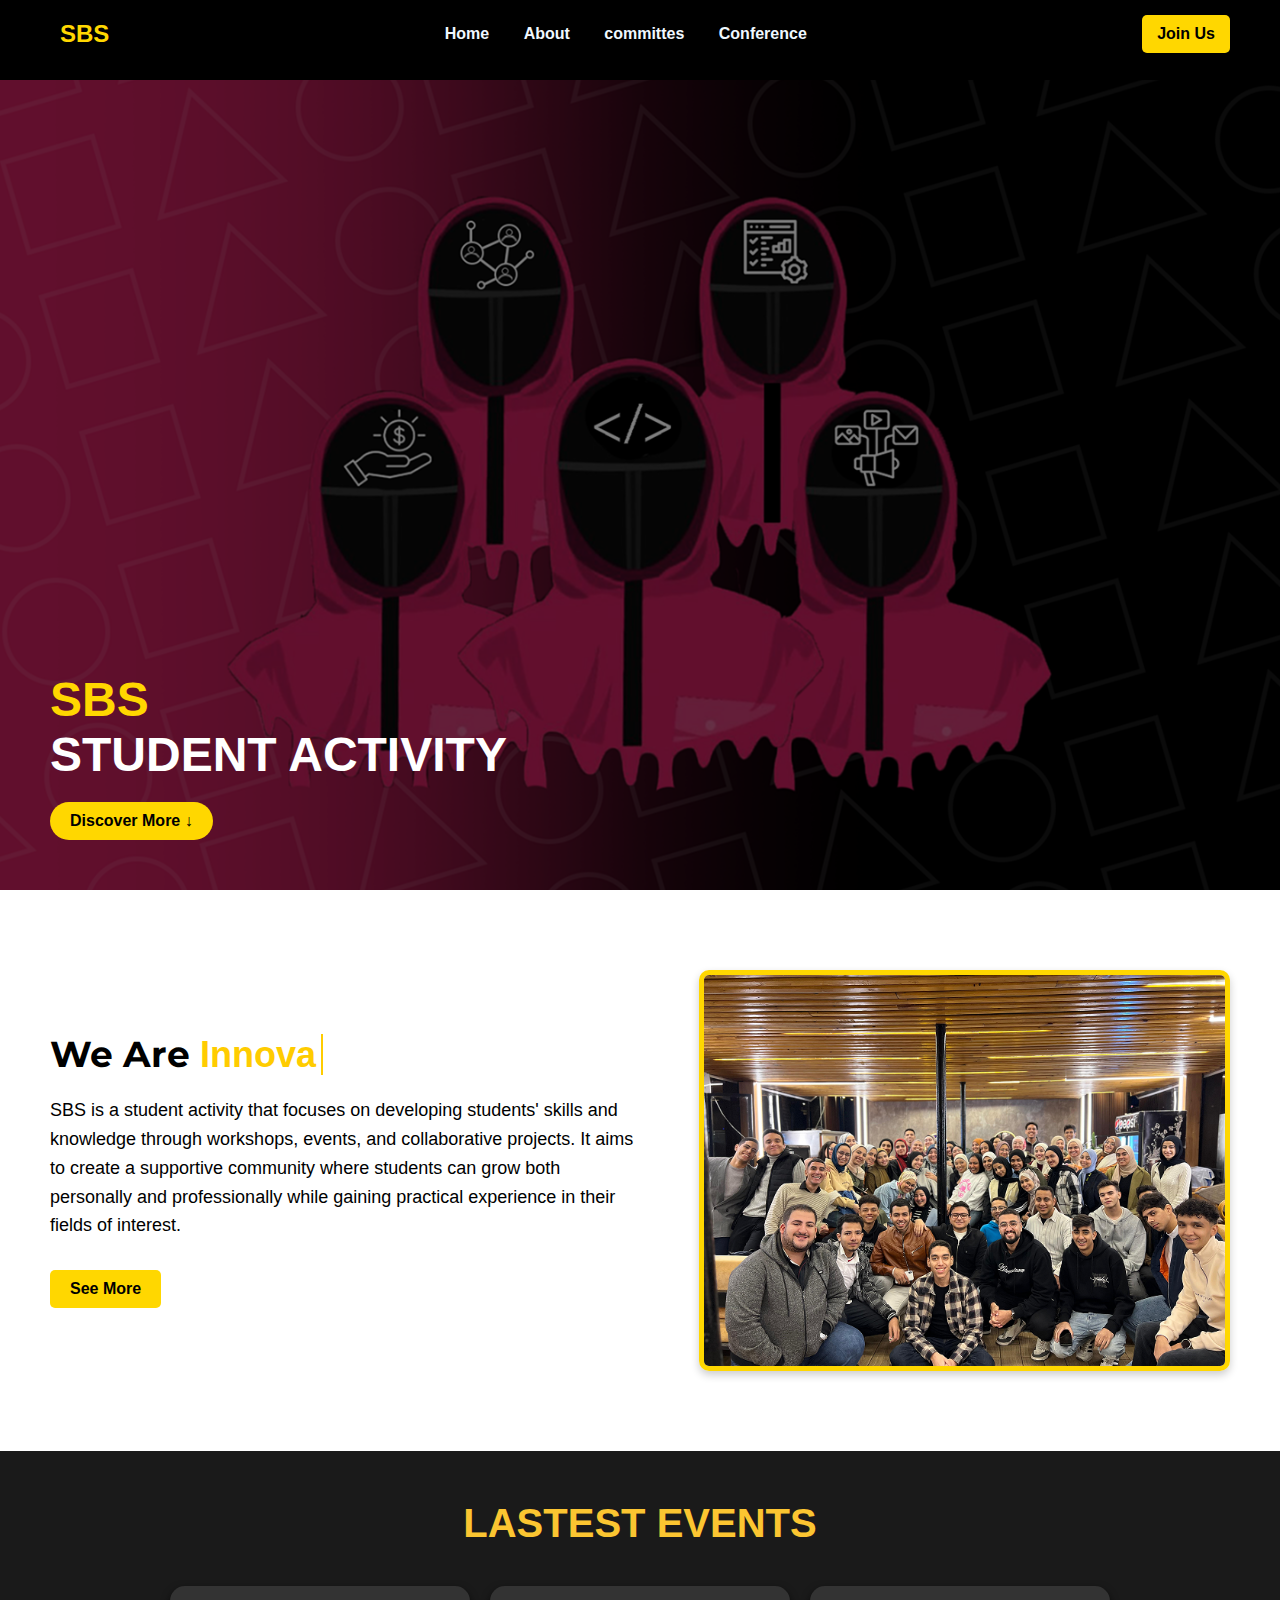
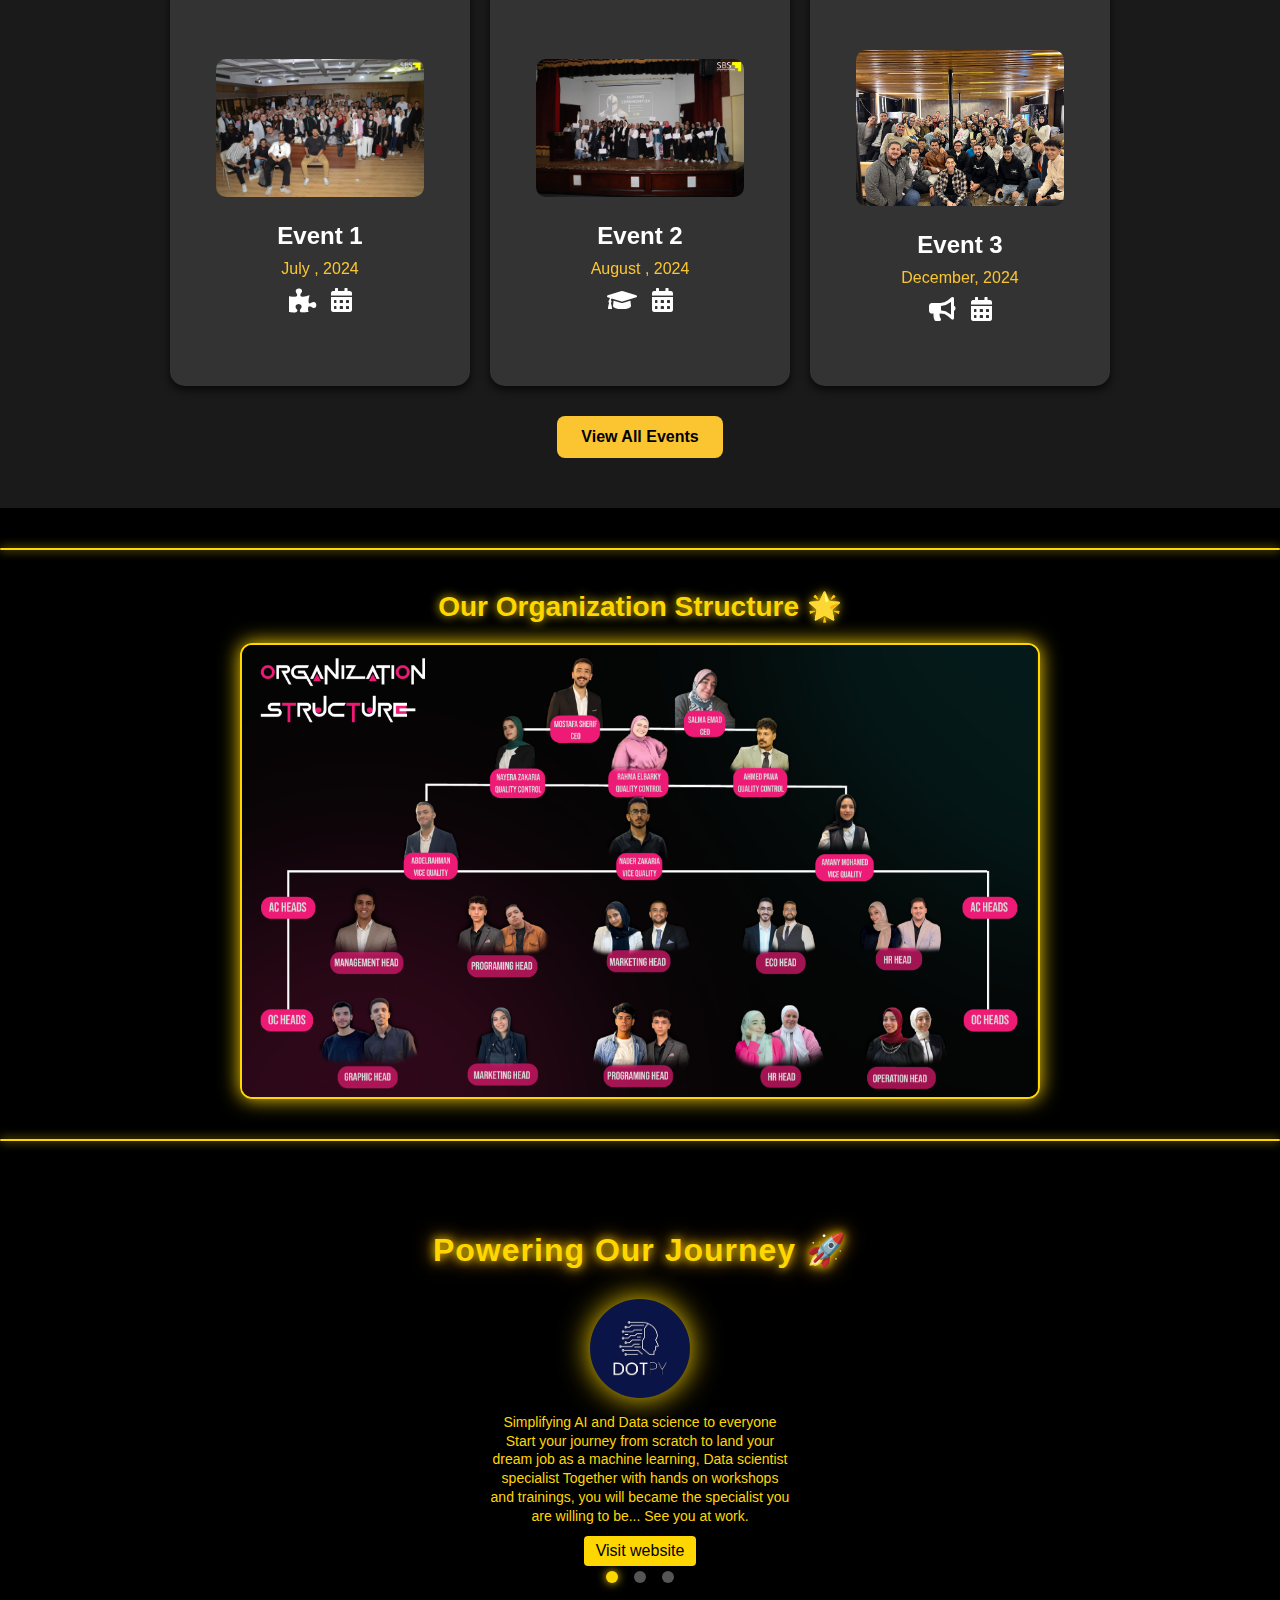
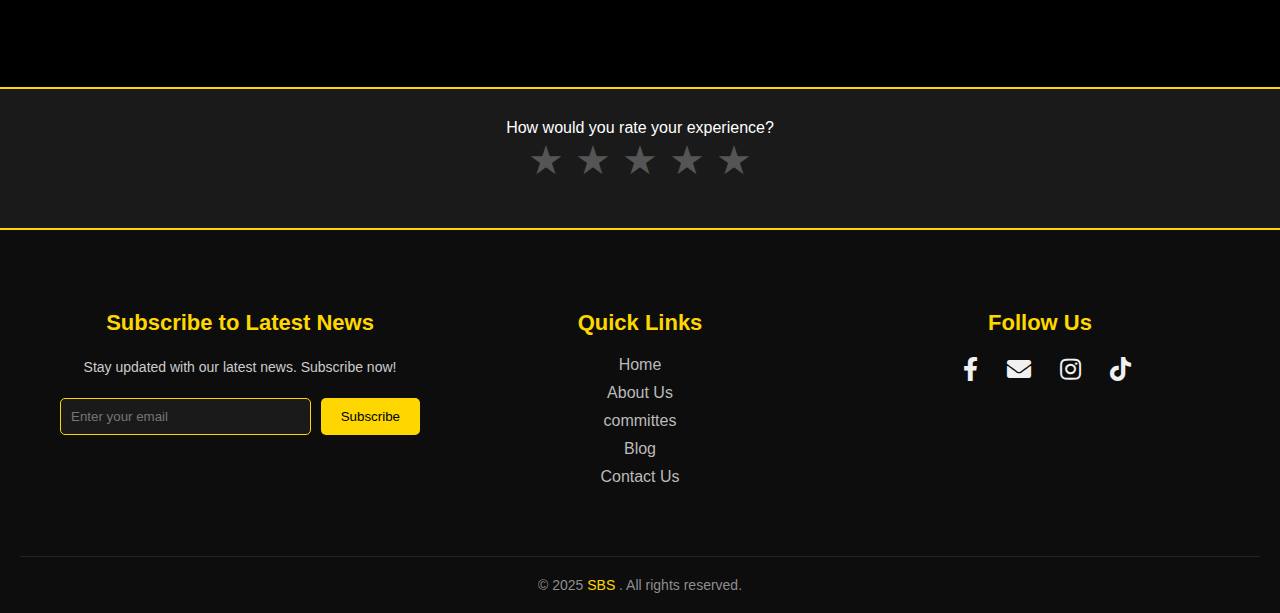
<file: index.html>
<!DOCTYPE html>
<html lang="en">
<head>
    <meta charset="UTF-8">
    <meta name="viewport" content="width=device-width, initial-scale=1.0">
    <title>  SBS-STUDENT ACTIVITY</title>
    <link rel="stylesheet" href="/style.css">
    <link href="https://cdnjs.cloudflare.com/ajax/libs/font-awesome/5.15.4/css/all.min.css" rel="stylesheet">
    <link rel="icon" href="/website/‏‏logo.jpg" type="image/png">
</head>
<body>
  <header>
    <div class="logo">
        <div class="logo-box"></div>
        <span>SBS</span>
        </div>
    </div>
    <nav>
        <a href="#">Home</a>
        <a href="#about">About</a>
        <a href="./committes.html">committes</a>
        <a href="https://www.facebook.com/share/p/17fvY6dNtj/">Conference</a>
        
    </nav>
    <a href="./Registeration.html" class="join-btn">Join Us</a>
  </header>
  <section class="hero">
    <div class="overlay"></div>
    <div class="content">
        <h1><span>SBS</span><br> STUDENT ACTIVITY</h1>   
        <a href="#about" class="hero-btn">Discover More ↓</a>  
    </div>
  </section>


<section class="about" id="about">
    <div class="about-content">
        <h1>We Are <span id="changing-word"></span></h1>
        <p >SBS is a student activity that focuses on developing students' 
            skills and knowledge through workshops, events, and collaborative projects.
             It aims to create a supportive community where students can grow both  personally and professionally
          while gaining practical experience in their fields of interest.</p>
         <a href="./committes.html" class="see-more-btn">See More</a>
        </div>
        <div class="about-img">
            <img src="./website/welcome.png" alt="SBS Team">
        </div>
</section>
  

<section class="events" id="event">
    <h2>LASTEST EVENTS</h2>
    <div class="events-container">
        <div class="event-card">
            <div class="card-inner">
                <div class="card-front">
                    <img src="./website/conferance.jpg" alt="Event 1">
                    <h3>Event 1</h3>
                    <p class="event-date">July , 2024</p>
                    <div class="event-icons">
                        <i class="fa fa-puzzle-piece" aria-hidden="true"></i>
                        <i class="fas fa-calendar-alt" title="Date"></i>
                    </div>
                </div>
                <div class="card-back">
                    <h4>conference2024</h4>
                    <p>This is how our first round of the war went</p>
                    <a href="https://www.facebook.com/share/p/17fvY6dNtj/" class="info-btn">More Info</a>
                    
                </div>
            </div>
        </div>



        <div class="event-card">
            <div class="card-inner">
                <div class="card-front">
                    <img src="./website/grad.jpg" alt="Event 2">
                    <h3>Event 2</h3>
                    <p class="event-date">August , 2024</p>
                    <div class="event-icons">
                        <i class="fa fa-graduation-cap" aria-hidden="true"></i>
                        <i class="fas fa-calendar-alt" title="Date"></i>
                    </div>
                </div>
                <div class="card-back">
                    <h4>CLOSING CEREMONY-2024</h4>
                    <p>Great is the art of beginning, but greater is the art of ending</p>
                    <a href="https://www.facebook.com/share/p/1EUMeEcw9h/" class="info-btn">More Info</a>
                </div>
            </div>
        </div>

        <div class="event-card">
            <div class="card-inner">
                <div class="card-front">
                    <img src="./website/welcome.png " alt="Event 3">
                    <h3>Event 3</h3>
                    <p class="event-date">December, 2024</p>
                    <div class="event-icons">
                        <i class="fas fa-bullhorn" title="Marketing"></i>
                        <i class="fas fa-calendar-alt" title="Date"></i>
                    </div>
                </div>
                <div class="card-back">
                    <h4>Welcome Party</h4>
                    <p>A day to remember with incredible people and unforgettable moments💛✨</p>
                    <a href="https://www.facebook.com/share/p/15VYkWg9UP/" class="info-btn">More Info</a>
                </div>
            </div>
        </div>
    </div>
    <a href="https://www.facebook.com/share/1Auhw8UNh6/" class="view-all-btn">View All Events</a>
</section>

<div class="section-separator"></div>


<section class="tree">
    <h2 class="tree-title">Our Organization Structure 🌟</h2>
    <img src="./website/structure.png" alt="struct" class="tree-img">
</section>

<div class="section-separator"></div>

<section class="sponsers-spotlight" id="sponsers">
    <h2 class="sponsors-title">Powering Our Journey 🚀</h2>
    <div class="spotlight-container">
        <div class="sponsers-card active">
            <img src="website/dotpv.png" alt="dotpy logo">
            <p>Simplifying AI and Data science to everyone Start your journey from scratch to land your dream job as a machine learning, Data scientist specialist Together with hands on workshops and trainings, you will became the specialist you are willing to be... See you at work.</p>
            <a href="https://dotpy.com" target="_blank"> Visit website</a>
        </div>
        

        <div class="sponsers-card">
            <img src="website/youth scope.png" alt="youth2scope">
            <p>A non-Profit Organization Working to Support Student Activity in Egypt.</p>
            <a href="https://youth2scope.blogspot.com/" target="_blank">Visit Website</a>
        </div>


        <div class="sponsers-card">
            <img src="website/asme.png" alt="asme logo">
            <p>promotes the art, science and practice of multidisciplinary engineering and allied sciences around the globe.</p>
            <a href="https://www.asme.org/" target="_blank">Visit Website</a>
        </div>
    </div>

    <div class="dots">
        <span class="dot active" data-index ="0"></span>
        <span class="dot" data-index="1"></span>
        <span class="dot" data-index="2"></span>
    </div>
</section>


<section class="Star Rating">
  <div class="rating-section">
    <p>How would you rate your experience?</p>
    <div class="stars">
        <span class="star" data-value="1"> &#9733;</span>
        <span class="star" data-value="2">&#9733;</span>
        <span class="star" data-value="3">&#9733;</span>
        <span class="star" data-value="4">&#9733;</span>
        <span class="star" data-value="5">&#9733;</span>
    </div>
    <p id="rating-msg"></p>
  </div>
</section>

<footer class="footer">
    <div class="footer-content">
      
      <div class="footer-section">
        <h3>Subscribe to Latest News</h3>
        <p>Stay updated with our latest news. Subscribe now!</p>
        <form class="subscribe-form">
          <input type="email" placeholder="Enter your email" required>
          <button type="submit">Subscribe</button>
        </form>
      </div>
      <div class="footer-section">
        <h3>Quick Links</h3>
        <ul>
          <li><a href="./SBS_WEB.html">Home</a></li>
          <li><a href="#about">About Us</a></li>
          <li><a href="./committes.html">committes</a></li>
          <li><a href="https://www.facebook.com/share/1Auhw8UNh6/">Blog</a></li>
          <li><a href="mailto:sbsstudentactivity@gmail.com">Contact Us</a></li>
        </ul>
      </div>

      
      <div class="footer-section">
        <h3>Follow Us</h3>
        <div class="social-icons">
          <a href="https://www.facebook.com/share/1Auhw8UNh6/" class="icon"><i class="fab fa-facebook-f"></i></a>
          <a href="mailto:sbsstudentactivity@gmail.com" class="icon"><i class="fa fa-envelope" aria-hidden="true"></i></a>
          <a href="https://www.instagram.com/sbs_student_activity?igsh=dGxvZjhtaGM0bTdh" class="icon"><i class="fab fa-instagram"></i></a>
          <a href="https://www.tiktok.com/@sbs.student.activity?_t=ZS-8tGIWzlzCxk&_r=1" class="icon"><i class="fab fa-tiktok"></i></a>
        </div>
    </div>
</div>


<div class="footer-bottom">
  <p>&copy; 2025 <a href="#"> SBS </a>. All rights reserved.</p>
</div>
</footer>

 <script src="/main.js"></script>
</body>
</html>
</file>
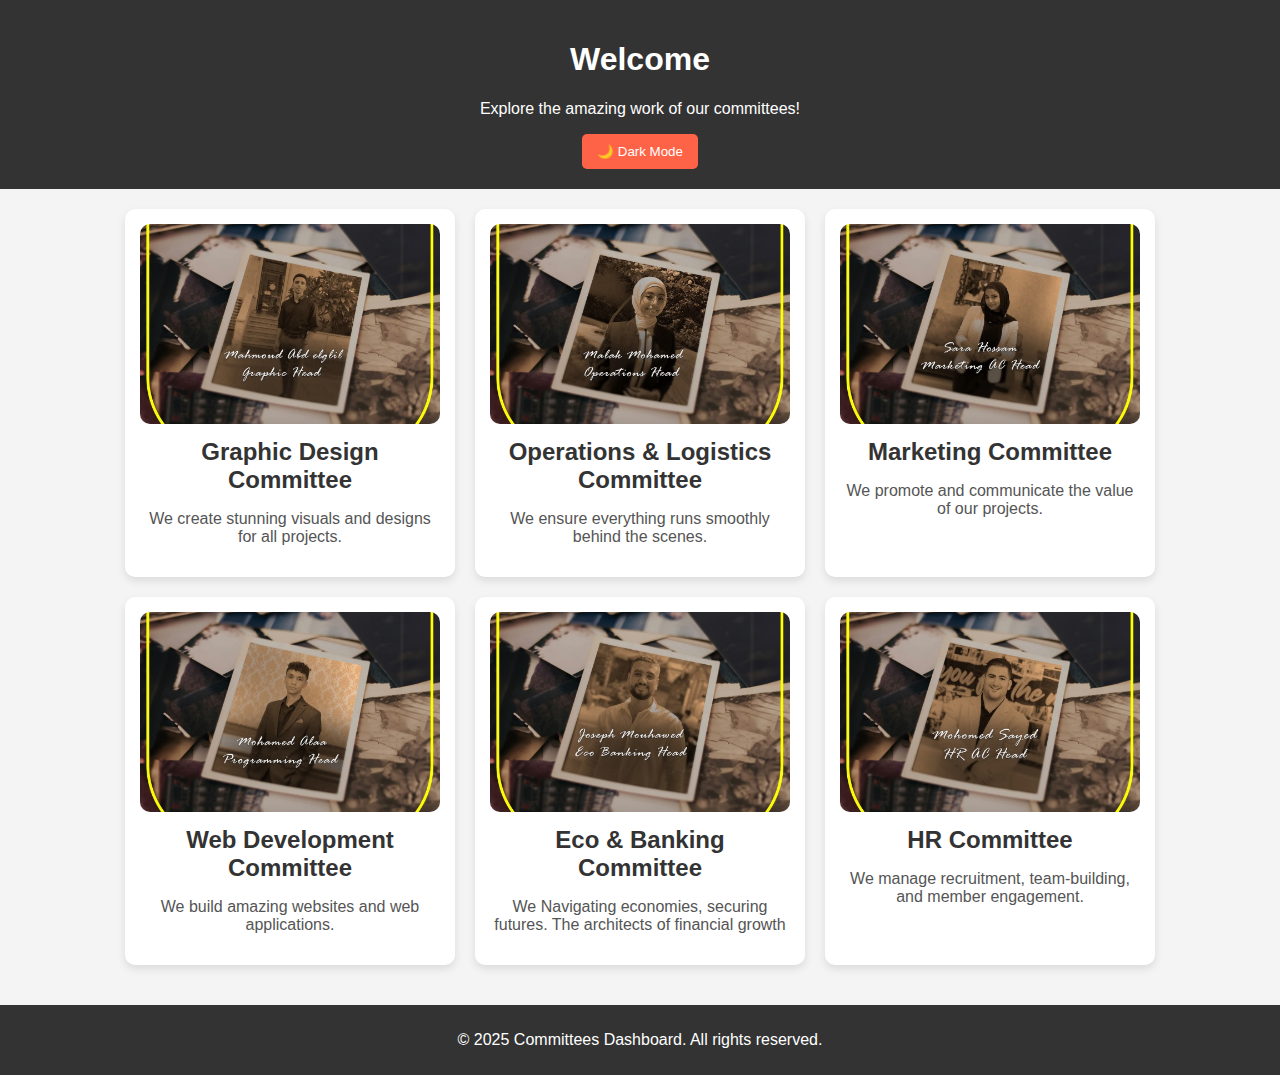
<file: committes.html>
<!DOCTYPE html>
<html lang="en">
<head>
  <meta charset="UTF-8">
  <meta name="viewport" content="width=device-width, initial-scale=1.0">
  <title>Committees Dashboard</title>
  <link rel="stylesheet" href="committes.css">
  <link rel="icon" href="/website/‏‏logo.jpg" type="image/png">
</head>

<body>

  
  <header>
    <h1 id="typing-text"></h1>
    <p>Explore the amazing work of our committees!</p>
    <button id="mode-switcher">🌙 Dark Mode</button>
  </header>

  
  <main>
    
    <div class="card" data-icon="🖌️">
      <img src="website/graphic.jpg" alt="Graphic Design">
      <h2>Graphic Design Committee</h2>
      <p>We create stunning visuals and designs for all projects.</p>
    </div>

    
    <div class="card" data-icon="⚙️">
      <img src="website/operation.jpg" alt="Operations & Logistics">
      <h2>Operations & Logistics Committee</h2>
      <p>We ensure everything runs smoothly behind the scenes.</p>
    </div>

    
    <div class="card" data-icon="📈">
      <img src="website/marketing.jpg" alt="Marketing">
      <h2>Marketing Committee</h2>
      <p>We promote and communicate the value of our projects.</p>
    </div>

    
    <div class="card" data-icon="💻">
      <img src="website/prog.jpg" alt="Web Development">
      <h2>Web Development Committee</h2>
      <p>We build amazing websites and web applications.</p>
    </div>

    
    <div class="card" data-icon="💸">
      <img src="website/eco.jpg" alt="Eco & Banking">
      <h2>Eco & Banking Committee</h2>
      <p>We Navigating economies, securing futures. The architects of financial growth</p>
    </div>

    
    <div class="card" data-icon="🤝">
      <img src="website/HR.jpg" alt="HR">
      <h2>HR Committee</h2>
      <p>We manage recruitment, team-building, and member engagement.</p>
    </div>
  </main>

  
  <footer>
    <p>&copy; 2025 Committees Dashboard. All rights reserved.</p>
  </footer>
  <script src="committes.js"></script>

</body>
</html>
</file>
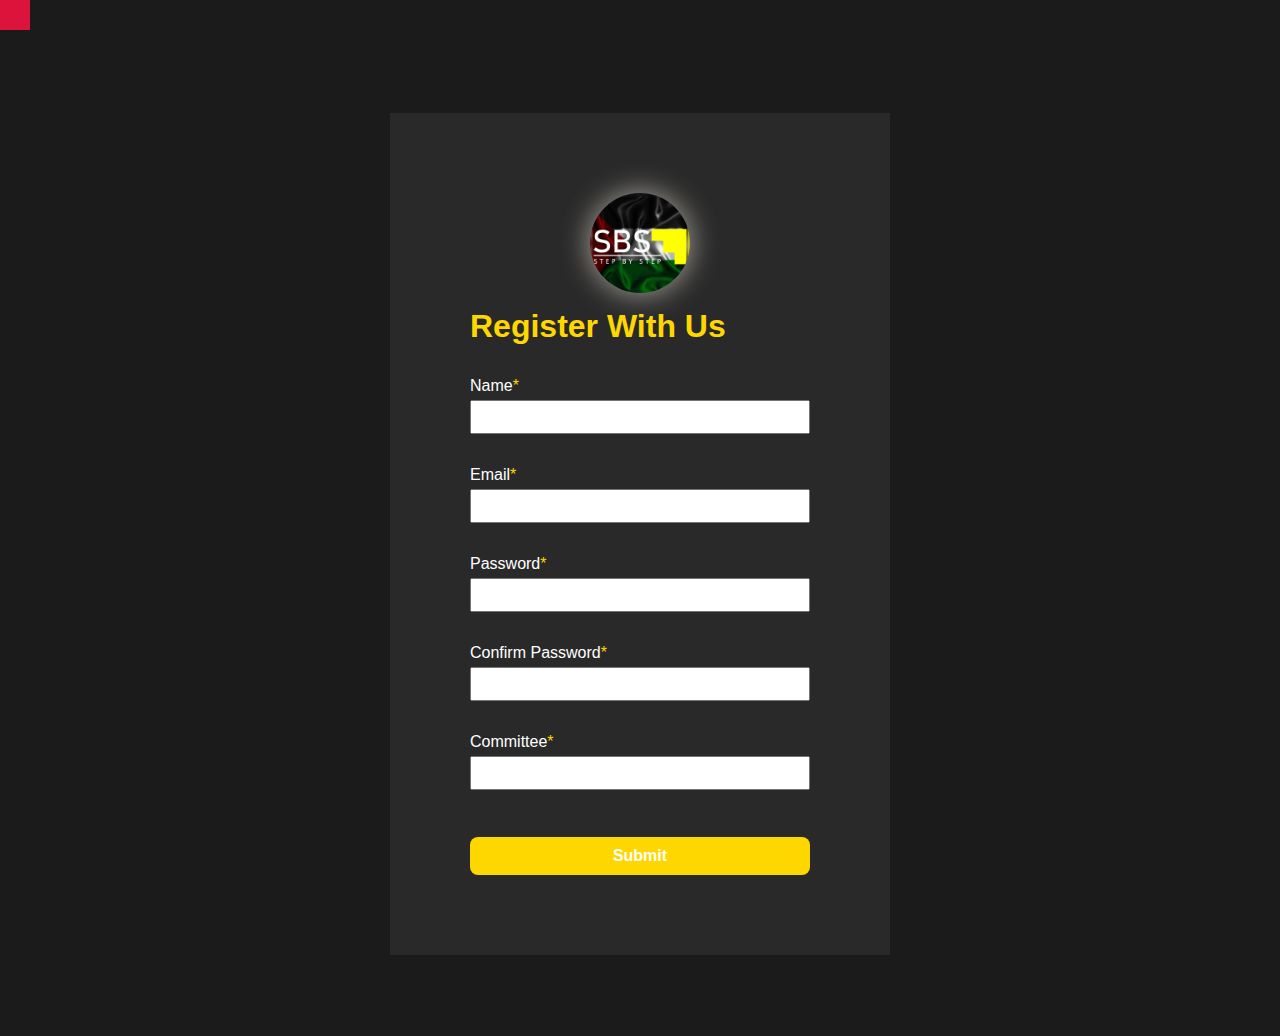
<file: Registeration.html>
<html lang="en">
  <head>
    <meta charset="UTF-8" />
    <meta http-equiv="X-UA-Compatible" content="IE=edge" />
    <meta name="viewport" content="width=device-width, initial-scale=1.0" />
    <link rel="icon" href="/website/‏‏logo.jpg" type="image/png">
    <title>Registion Form</title>
    <link
      rel="stylesheet"
      href="https://cdnjs.cloudflare.com/ajax/libs/font-awesome/6.1.1/css/all.min.css"
      integrity="sha512-KfkfwYDsLkIlwQp6LFnl8zNdLGxu9YAA1QvwINks4PhcElQSvqcyVLLD9aMhXd13uQjoXtEKNosOWaZqXgel0g=="
      crossorigin="anonymous"
      referrerpolicy="no-referrer"
    />
    <link rel="stylesheet" href="./Registration.css" />
  </head>
  <body>
    <div class="sidebar" id="sidebar">
      <ul>
        <li><a href="./index.html">Home</a></li>
        <li><a href="./SBS_WEB.html#about">About</a></li>
        <li><a href="./SBS_WEB.html#sponsers">sponsers</a></li>
        <li><a href="./SBS_WEB.html#event">Achievments</a></li>
        <li><a href="mailto:sbsstudentactivity@gmail.com">Contact Us</a></li>
      </ul>

      <button class="menu" id="menu">
        <i class="fas fa-times"></i>
        <i class="fas fa-bars"></i>
      </button>
    </div>

    <div class="content" id="content">
      <div class="container">
        <img src="./website/‏‏logo.jpg" alt="logo">
        <h1>Register With Us</h1>
        <form>
          <label>Name<span class="special">*</span></label>
          <input type="text" />
          <label>Email<span class="special">*</span></label>
          <input type="email" />
          <label>Password<span class="special">*</span></label>
          <input type="password" />
          <label>Confirm Password<span class="special">*</span></label>
          <input type="password" />
          <label>Committee<span class="special">*</span></label>
          <input type="text" />
          <button type="submit" class="submit-btn">Submit</button>
        </form>
      </div>
    </div>

    <script src="./Registration.js"></script>
  </body>
</html>
</file>
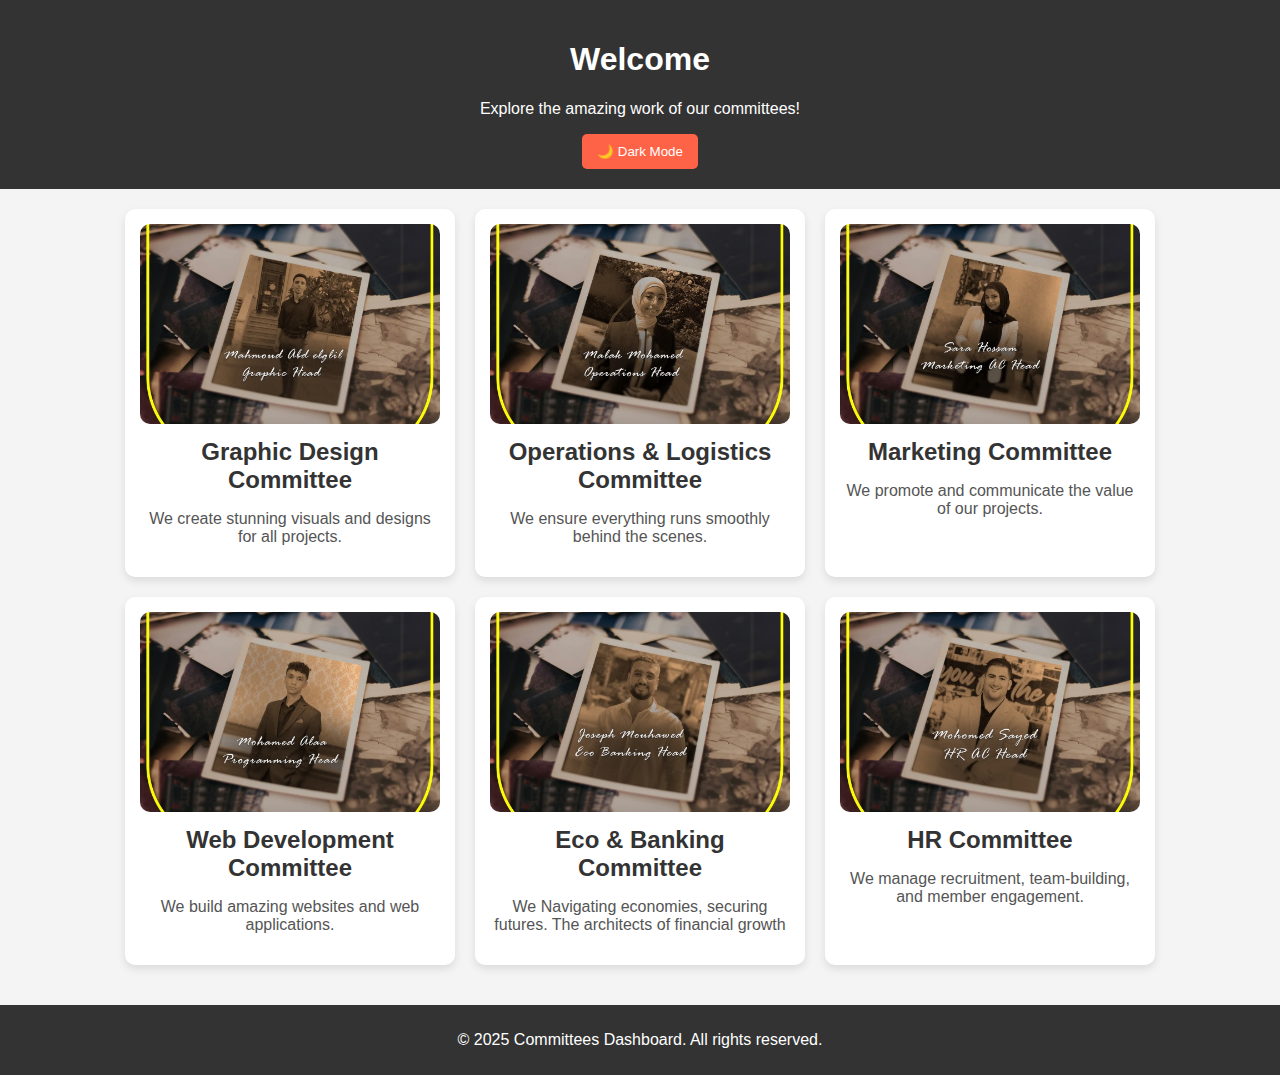
<file: SBS_WEB/committes.html>
<!DOCTYPE html>
<html lang="en">
<head>
  <meta charset="UTF-8">
  <meta name="viewport" content="width=device-width, initial-scale=1.0">
  <title>Committees Dashboard</title>
  <link rel="stylesheet" href="./committes.css">
  <link rel="icon" href="/website/‏‏logo.jpg" type="image/png">
</head>

<body>

  
  <header>
    <h1 id="typing-text"></h1>
    <p>Explore the amazing work of our committees!</p>
    <button id="mode-switcher">🌙 Dark Mode</button>
  </header>

  
  <main>
    
    <div class="card" data-icon="🖌️">
      <img src="/website/graphic.jpg" alt="Graphic Design">
      <h2>Graphic Design Committee</h2>
      <p>We create stunning visuals and designs for all projects.</p>
    </div>

    
    <div class="card" data-icon="⚙️">
      <img src="/website/operation.jpg" alt="Operations & Logistics">
      <h2>Operations & Logistics Committee</h2>
      <p>We ensure everything runs smoothly behind the scenes.</p>
    </div>

    
    <div class="card" data-icon="📈">
      <img src="/website/marketing.jpg" alt="Marketing">
      <h2>Marketing Committee</h2>
      <p>We promote and communicate the value of our projects.</p>
    </div>

    
    <div class="card" data-icon="💻">
      <img src="/website/prog.jpg" alt="Web Development">
      <h2>Web Development Committee</h2>
      <p>We build amazing websites and web applications.</p>
    </div>

    
    <div class="card" data-icon="💸">
      <img src="/website/eco.jpg" alt="Eco & Banking">
      <h2>Eco & Banking Committee</h2>
      <p>We Navigating economies, securing futures. The architects of financial growth</p>
    </div>

    
    <div class="card" data-icon="🤝">
      <img src="/website/HR.jpg" alt="HR">
      <h2>HR Committee</h2>
      <p>We manage recruitment, team-building, and member engagement.</p>
    </div>
  </main>

  
  <footer>
    <p>&copy; 2025 Committees Dashboard. All rights reserved.</p>
  </footer>
  <script src="./committes.js"></script>

</body>
</html>
</file>
<file: style.css>
@import url('https://fonts.googleapis.com/css2?family=Montserrat:wght@400;700&family=Orbitron:wght@500&family=Roboto:wght@300;400&display=swap');


* {
    margin: 0;
    padding: 0;
    box-sizing: border-box;
    font-family: 'Poppins', sans-serif;
}
body {
    background-color: black;
    color: white;
    padding-top: 80px;
}
header {
    position: fixed;
    top: 0;
    left: 0;
    width: 100%;
    background-color: black;
    display: flex;
    justify-content: space-between;
    align-items: center;
    padding: 15px 50px;
    z-index: 999;
}

.logo {
    font-size: 24px;
    font-weight: bold;
    color: #ffd700;  
    display: flex;
    align-items: center;
    gap: 10px; 
}


nav a {
    color:aliceblue;
    text-decoration: none;
    margin: 0 15px;
    font-weight: 600;

}

nav a:hover {
    color: #FFD700;
}

.join-btn {
    background-color: #ffd700;
    color: black;
    padding: 10px 15px;
    text-decoration: none;
    font-weight: 600;
    border-radius: 5px;
    transition: background-color 0.3s ease;
}

.join-btn:hover {
    background-color: #ffcc00;
    cursor: pointer;
}

.hero {
    position: relative;
    height: 90vh;
    background: url(./website/banner.png) no-repeat center center/cover;
    display: flex;
    align-items: flex-end;
    padding: 0 50px 50px;
    color: white;
    overflow: hidden;
}
.overlay {
    position: absolute;
    top: 0; 
    left: 0;
    width: 100%;
    height: 100%;
    background: rgba(0, 0, 0 ,0.5);
    z-index: 1;
}
.content {
    position: relative;
    z-index: 2;
    text-align: left;
}
.hero h1 {
    font-size: 48px;
    font-weight: 600;
    text-align: left;

}

.hero h1 span {
    color: #ffd700;
}
.hero-btn{
    display: inline-block;
    margin-top: 20px;
    padding: 10px 20px;
    background: #ffd700;
    color: #000;
    border-radius: 30px;
    text-decoration: none;
    font-weight: bold;
    box-shadow: 0 0 10px ease;
    transition: all 0.3s ease;
}
.hero-btn:hover {
    background: #fff;
    box-shadow:  0 0 20px #ffd700;
}
/*About section*/
.about{
    justify-content: space-between;
    display: flex;
    padding: 80px 50px;
    color: black;
    background-color:white;
    align-items: center;
}
.about-content{
    width: 50%;
}
.about-content h1{
    font-family: 'Montserrat' ,sans-serif;
    margin-bottom: 20px;
    font-weight: bolder;
    font-size: 36px;
}
.about-content p{
    font-family: 'roboro' ,sans-serif;
    line-height: 1.6;
    margin-bottom: 30px;
    font-size: 18px;
}

#changing-word {
  color: #ffcc00; 
  border-right: 2px solid #ffcc00;
  padding-right:5px;
  white-space: nowrap;
  overflow: hidden;
}
.see-more-btn{
    display: inline-block;
    color: black;
    background-color: #ffd700;
    padding: 10px 20px;
    border-radius: 5px;
    font-weight: bold;
    transition: background-color 0.3s ease;
    text-decoration: none;
}
.see-more-btn:hover{
    color: beige;
}
.about-img{
    width: 45%;
    border: 5px solid #ffd700;
    border-radius: 10px;
    overflow: hidden;
    box-shadow: 0 4px 8px rgba(0, 0, 0, 0.2);
}
.about-img img {
    width: 100%;
    display: block;
}

/*Events section*/

.events {
    text-align: center;
    padding: 50px 20px;
    background: #1a1a1a;
    color: #fff;
}
.events h2 {
    font-size: 2.5em;
    color: #fbc531;
    margin-bottom: 40px;
}
.events-container {
    display: flex;
    justify-content: center;
    gap: 20px;
}
.event-card {
    width: 300px;
    height: 400px;
    perspective: 1000px;
}
.card-inner {
    width: 100%;
    height: 100%;
    position: relative;
    transform-style: preserve-3d;
    transition: transform 0.6s;
}
.event-card:hover .card-inner {
    transform: rotateY(180deg);
}
.card-front, .card-back {
    width: 100%;
    height: 100%;
    position: absolute;
    backface-visibility: hidden;
    border-radius: 15px;
    overflow: hidden;
    box-shadow: 0 4px 8px rgba(0, 0, 0, 0.7);
}
.card-front {
    background: #333;
    display: flex;
    flex-direction: column;
    justify-content: center;
    align-items: center;
    padding: 20px;
}
.card-front img {
    width: 80%;
    height: auto;
    border-radius: 10px;
    margin-bottom: 15px;
}
.card-front h3 {
    font-size: 1.5em;
    margin: 10px 0;
}
.event-date {
    font-size: 1em;
    color: #fbc531;
}
.event-icons {
    display: flex;
    gap: 15px;
    margin-top: 10px;
}
.event-icons i {
    font-size: 1.5em;
    cursor: pointer;
}
.card-back {
    background: #555;
    transform: rotateY(180deg);
    display: flex;
    flex-direction: column;
    justify-content: center;
    align-items: center;
    padding: 20px;
}
.card-back h4 {
    font-size: 1.8em;
    margin-bottom: 10px;
    color: #ffd700;
}
.card-back p {
    font-size: 1em;
    margin-bottom: 20px;
}
.info-btn {
    display: inline-block;
    padding: 10px 20px;
    background: #fbc531;
    color: #000;
    border-radius: 8px;
    text-decoration: none;
    font-weight: bold;
    transition: background 0.3s;
}
.info-btn:hover {
    background: #e1a822;
}
.view-all-btn {
    display: inline-block;
    margin-top: 30px;
    padding: 12px 24px;
    background: #fbc531;
    color: #000;
    border-radius: 8px;
    text-decoration: none;
    font-weight: bold;
    transition: background 0.3s;
}
.view-all-btn:hover {
    background: #e1a822;
}

@media (max-width: 1024px) {
    .events-container {
        flex-wrap: wrap;
    }
}

@media (max-width: 768px) {
    .events-container {
        flex-direction: column;
        align-items: center;
    }
}



/*strucure image*/
.tree{
    
    height: 100%;
    width:100%;
}

.tree-title {
    text-align: center;
    color: #FFD700;
    font-size: 28px;
    margin-bottom: 20px;
    text-shadow: 0 0 10px #FFD700;
    font-family: 'poppins' , sans-serif;
}

.tree-img {
    display: block;
    margin: 0 auto;
    width: 80%;
    max-width: 800px;
    border: 2px solid #ffd700;
    border-radius: 12px;
    box-shadow: 0 0 20px #ffd700;
    transition: transform 0.3s ease-in-out;
}
.tree-img:hover {
    transform: scale(1.03);
}


/*separator line*/

.section-separator {
  width: 100%; 
  height: 2px; 
  background-color: #FFD700; 
  margin: 40px auto; 
  box-shadow: 0 0 10px #FFD700; 
  border-radius: 4px; 
}

/*sponsers section*/

.sponsers-spotlight{
    border-top: #ffd700;
    background-color: #000;
    padding: 50px 0;
    text-align: center;
    position: relative;
}

.spotlight-container{
    position: relative;
    height: 250px;
}
.sponsors-title {
  color: #FFD700;
  font-size: 32px;
  text-align: center;
  margin-bottom: 30px;
  font-family: 'Poppins', sans-serif;
  text-shadow: 0 0 10px #FFD700, 0 0 20px #FFA500;
  letter-spacing: 1px;
}

.sponsers-card{
    position: absolute;
    top: 0;
    left: 0;
    bottom: 0;
    right: 0;
    margin: auto;
    opacity: 0;
    transition: opacity 0.7s ease;
    color: #fff;
    display: flex;
    flex-direction: column;
    align-items: center;
}

.sponsers-card img{
    width: 100px;
    height: auto;
    filter: drop-shadow(0 0 15px #ffd700);
    margin-bottom: 15px;
    border-radius: 50%;
}
.sponsers-card.active{
    opacity: 1;
}
.sponsers-card p{
    color: #ffd700;
    font-size: 14px;
    max-width: 300px;
    line-height: 5mm;
}
.sponsers-card a{
    margin-top: 10px;
    padding: 6px 12px;
    background-color: #ffd700;
    color: #000;
    text-decoration: none;
    border-radius: 4px;
    transition:  background  0.3s;
}

.sponsers-card a:hover{
    background-color: #fff;
}
.dots{
    margin-top: 20px;
}
.dot{
    display: inline-block;
    width: 12px;
    height: 12px;
    margin: 0 6px;
    background-color: #555;
    border-radius: 50%;
    cursor: pointer;
    transition: background 0.3s;
}
.dot.active{
    background-color: #ffd700;
    box-shadow: 0 0 10px #ffd700;
}


/* rating section */

.rating-section {
    text-align: center;
    padding: 30px 0;
    background-color: #1a1a1a;
    color: #fff;
    border-top: 2px solid #ffd700;
    border-bottom: 2px solid #ffd700;
    margin-top: 50px;
}
.stars{
    font-size: 40px;
    color: #555;
    cursor: pointer;
}
.star.selected {
  color: #FFD700;
}

#rating-msg{
    margin-top: 15px;
    font-family: 'roboto',sans-serif;
    color: #ffd700;
    font-size: 18px;
}
/*Footer Section*/


.footer {
    background-color: #0D0D0D; 
    color: #f1f1f1; 
    padding: 60px 20px 20px;
    position: relative;
    overflow: hidden;
}
.footer-content {
    display: flex;
    justify-content: space-around;
    flex-wrap: wrap;
    max-width: 1200px;
    margin: 0 auto;
    position: relative;
    z-index: 2;
}

.footer-section {
    flex: 1;
    min-width: 200px;
    margin: 20px;
    text-align: center;
}

.footer-section h3 {
    margin-bottom: 20px;
    font-size: 22px;
    color: #FFD700; 
}

.footer-section p {
    font-size: 14px;
    line-height: 1.6;
    color: #cccccc; 
}

.footer-section ul {
    list-style: none;
    padding: 0;
}

.footer-section ul li {
    margin-bottom: 10px;
}

.footer-section ul li a {
    color: #bbbbbb; 
    text-decoration: none;
    transition: color 0.3s;
}

.footer-section ul li a:hover {
    color: #FFD700; 
}

.social-icons {
    display: flex;
    justify-content: center;
    gap: 15px;
}

.social-icons a {
    color: #FFD700; 
    margin-left: 14px;
    font-size: 20px;
    transition: color 0.3s;
}

.social-icons a:hover {
    color: #ffffff; 
}

.social-icons .icon {
    color: #f1f1f1; 
    font-size: 24px;
    transition: transform 0.3s, color 0.3s;
}

.social-icons .icon:hover {
    color: #FFD700; 
    transform: translateY(-5px);
}

.footer-bottom {
    text-align: center;
    margin-top: 40px;
    padding-top: 20px;
    border-top: 1px solid rgba(255, 255, 255, 0.1);
}

.footer-bottom p {
    margin: 0;
    font-size: 14px;
    color: rgba(200, 200, 200, 0.7);
}

.footer-bottom a {
    color: #FFD700; 
    text-decoration: none;
}

.footer-bottom a:hover {
    text-decoration: underline;
}

.subscribe-form {
    display: flex;
    justify-content: center;
    gap: 10px;
    margin-top: 20px;
}

.subscribe-form input[type="email"] {
    padding: 10px;
    border: none;
    border-radius: 5px;
    width: 70%;
    max-width: 300px;
    background: #1a1a1a; 
    color: #f1f1f1; 
    border: 1px solid #FFD700; 
}
.subscribe-form button {
    padding: 10px 20px;
    background-color: #FFD700; 
    border: none;
    border-radius: 5px;
    color: #000000; 
    cursor: pointer;
    transition: background-color 0.3s;
}

.subscribe-form button:hover {
    background-color: #e6c200; 
}
</file>
<file: committes.css>
body {
    font-family: Arial, sans-serif;
    margin: 0;
    padding: 0;
    background-color: #f4f4f4;
    color: #333;
    text-align: center;
    transition: background 0.5s, color 0.5s;
  }
  
 
body.dark-mode {
    background-color: #222;
    color: #fff;
}
  
  
header {
    background-color: #333;
    color: #fff;
    padding: 20px;
}
  
header h1 {
    font-size: 2rem;
  }
  
  #mode-switcher {
    background: #ff6347;
    color: #fff;
    border: none;
    padding: 10px 15px;
    cursor: pointer;
    border-radius: 5px;
    transition: background 0.3s ease;
  }
  
  #mode-switcher:hover {
   background: #e5533d;
  }
  
  
main {
    display: flex;
    flex-wrap: wrap;
    justify-content: center;
    gap: 20px;
    padding: 20px;
  }
  
  .card {
    background: #fff;
    border-radius: 10px;
    box-shadow: 0 4px 8px rgba(0, 0, 0, 0.1);
    width: 300px;
    padding: 15px;
    text-align: center;
    position: relative;
    transition: transform 0.3s ease, background 0.3s ease;
    overflow: hidden;
    cursor: pointer;
  }
  
  
  .dark-mode .card {
    background: #444;
  }
  
  
  .card:hover {
    transform: translateY(-10px);
  }
  
  .card:active {
    transform: scale(1.1);
  }
  
  
  .card::after {
    content: attr(data-icon);
    font-size: 3.5rem;
    position: absolute;
    top: 50%;
    left: 50%;
    transform: translate(-50%, -50%);
    opacity: 0;
    transition: opacity 0.3s ease;
  }
  
  .card:hover::after {
    opacity: 1;
  }
  
  
  .card:hover img {
    opacity: 0;
    transition: opacity 0.3s ease;
  }
  
 
  .card img {
    width: 100%;
    height: 200px;
    border-radius: 10px;
    object-fit: cover;
    transition: opacity 0.3s ease;
  }
  
  .card h2 {
    font-size: 1.5rem;
    margin: 10px 0;
  }
  
  .card p {
    font-size: 1rem;
    color: #555;
  }
  
 
  footer {
    background: #333;
    color: #fff;
    padding: 10px;
    margin-top: 20px;
  }
</file>
<file: Registration.css>
* {
    box-sizing: border-box;
    margin: 0;
    padding: 0;
  }
  
  body {
    background-color: #4b4b4b;
    font-family: sans-serif;
    perspective: 1000px;
  }
  
  .content {
    background-color: #1b1b1b;
    border: 1px solid #1b1b1b;
    position: relative;
    padding-bottom: 5rem;
    transform-origin: center left;
    transition: transform 0.3s ease-in-out;
  }
  
  
  .content.active {
    transform: translateX(200px) rotateY(20deg);
  }
  
  .container {
    max-width: 500px;
    margin: 0 auto;
    margin-top: 7rem;
    padding: 5rem;
    background: #292929;
    color: #fff;
  }
  
  .container h1 {
    margin-bottom: 2rem;
    color: #ffd700;
  }
  .container img{
    width: 100px;
    height: auto;
    filter: drop-shadow(0 0 15px #aeaba2);
    display: block;
    margin: 0 auto 15px;
    border-radius: 50%;
  }
  
  form {
    display: flex;
    flex-direction: column;
    justify-content: center;
  }
  
  form label {
    margin-bottom: 5px;
  }
  
  form label .special {
    color: #ffd700;
  }
  
  form input {
    margin-bottom: 2rem;
    outline: none;
    height: 30px;
    padding: 15px;
  }
  .submit-btn {
    margin-top: 15px;
    padding: 10px;
    border: none;
    border-radius: 8px;
    background-color: #ffd700;
    color: white;
    font-size: 16px;
    font-weight: bold;
    cursor: pointer;
    transition: background-color 0.3s ease;
}


.submit-btn:hover {
    background-color: #e6c200;
}
  
  .sidebar {
    background: #808080;
    color: #fff;
    padding: 10px 30px;
    position: fixed;
    top: 0;
    left: 0;
    width: 200px;
    height: 100%;
    transform: translateX(-200px);
    transition: transform 0.3s ease-in-out;
    z-index: 100;
  }
  
 
  .sidebar.active {
    transform: translateX(0);
  }
  
  .sidebar ul {
    padding: 0;
    margin: 0;
    list-style: none;
  }
  
  .sidebar ul li {
    margin: 20px 0;
  }
  
  .sidebar ul li a {
    color: #fff;
    text-decoration: none;
  }
  
  .sidebar ul li a:hover {
    text-decoration: underline;
    color: #ffd700;
  }
  
  .sidebar .menu .fa-bars {
    display: block;
  }
  
  .sidebar .menu .fa-times {
    display: none;
  }
  
  
  .sidebar.active .menu .fa-bars {
    display: none;
  }
  
  .sidebar.active .menu .fa-times {
    display: block;
  }
  
  .menu {
    background-color: crimson;
    color: #fff;
    border: none;
    font-size: 16px;
    position: absolute;
    top: 0;
    right: -30px;
    height: 30px;
    width: 30px;
    outline: none;
  }
</file>
<file: SBS_WEB/committes.css>
body {
    font-family: Arial, sans-serif;
    margin: 0;
    padding: 0;
    background-color: #f4f4f4;
    color: #333;
    text-align: center;
    transition: background 0.5s, color 0.5s;
  }
  
 
body.dark-mode {
    background-color: #222;
    color: #fff;
}
  
  
header {
    background-color: #333;
    color: #fff;
    padding: 20px;
}
  
header h1 {
    font-size: 2rem;
  }
  
  #mode-switcher {
    background: #ff6347;
    color: #fff;
    border: none;
    padding: 10px 15px;
    cursor: pointer;
    border-radius: 5px;
    transition: background 0.3s ease;
  }
  
  #mode-switcher:hover {
   background: #e5533d;
  }
  
  
main {
    display: flex;
    flex-wrap: wrap;
    justify-content: center;
    gap: 20px;
    padding: 20px;
  }
  
  .card {
    background: #fff;
    border-radius: 10px;
    box-shadow: 0 4px 8px rgba(0, 0, 0, 0.1);
    width: 300px;
    padding: 15px;
    text-align: center;
    position: relative;
    transition: transform 0.3s ease, background 0.3s ease;
    overflow: hidden;
    cursor: pointer;
  }
  
  
  .dark-mode .card {
    background: #444;
  }
  
  
  .card:hover {
    transform: translateY(-10px);
  }
  
  .card:active {
    transform: scale(1.1);
  }
  
  
  .card::after {
    content: attr(data-icon);
    font-size: 3.5rem;
    position: absolute;
    top: 50%;
    left: 50%;
    transform: translate(-50%, -50%);
    opacity: 0;
    transition: opacity 0.3s ease;
  }
  
  .card:hover::after {
    opacity: 1;
  }
  
  
  .card:hover img {
    opacity: 0;
    transition: opacity 0.3s ease;
  }
  
 
  .card img {
    width: 100%;
    height: 200px;
    border-radius: 10px;
    object-fit: cover;
    transition: opacity 0.3s ease;
  }
  
  .card h2 {
    font-size: 1.5rem;
    margin: 10px 0;
  }
  
  .card p {
    font-size: 1rem;
    color: #555;
  }
  
 
  footer {
    background: #333;
    color: #fff;
    padding: 10px;
    margin-top: 20px;
  }
</file>
